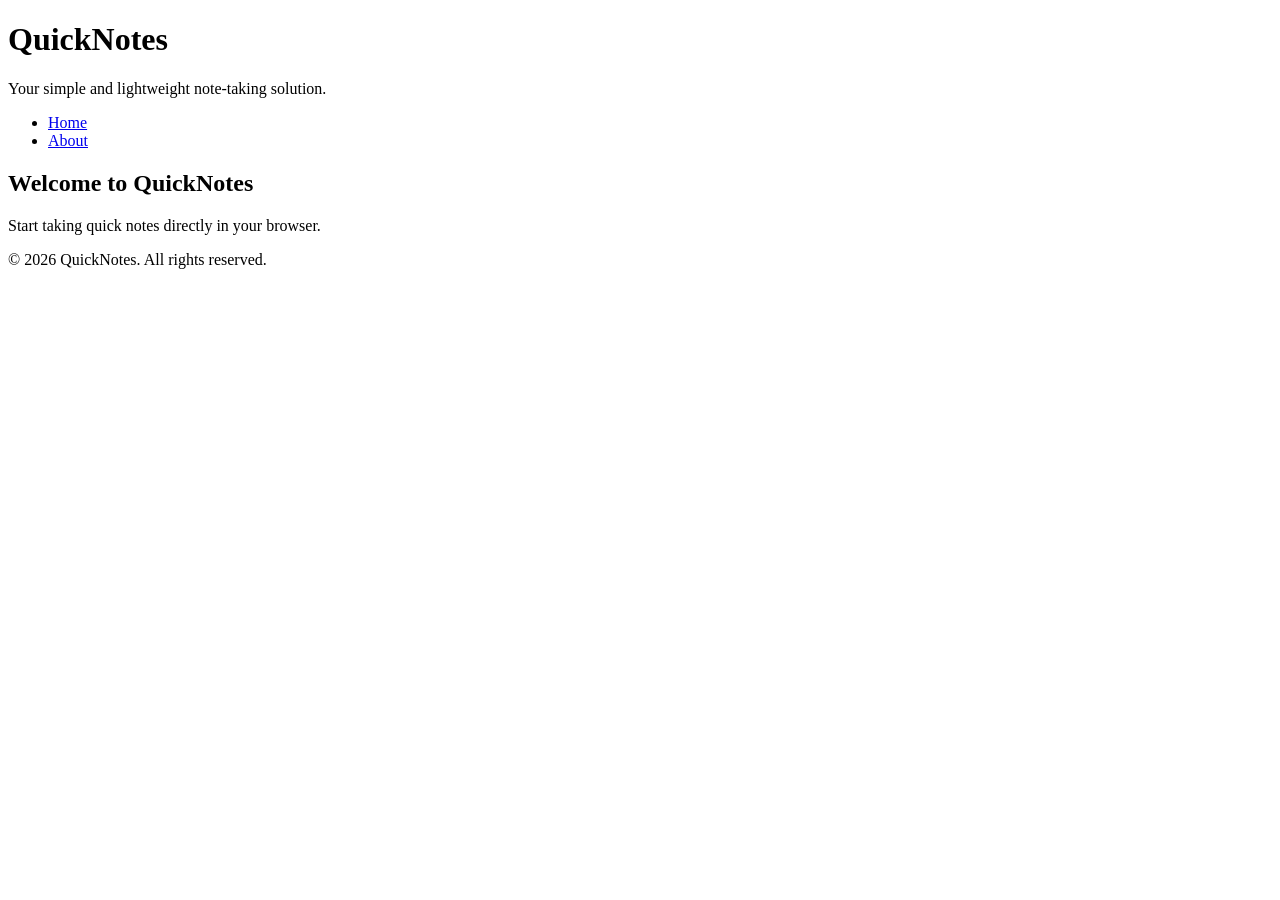
<file: day1/index.html>
<!DOCTYPE html>
<html lang="en">

<head>
    <meta charset="UTF-8">
    <meta name="viewport" content="width=device-width, initial-scale=1.0">
    <title>QuickNotes - Home</title>
</head>

<body>
    <header>
        <h1>QuickNotes</h1>
        <p>Your simple and lightweight note-taking solution.</p>
        <nav>
            <ul>
                <li><a href="index.html">Home</a></li>
                <li><a href="about.html">About</a></li>
            </ul>
        </nav>
    </header>

    <main>
        <h2>Welcome to QuickNotes</h2>
        <p>Start taking quick notes directly in your browser.</p>
    </main>

    <footer>
        <p>&copy; 2026 QuickNotes. All rights reserved.</p>
    </footer>
</body>
</html>
</file>
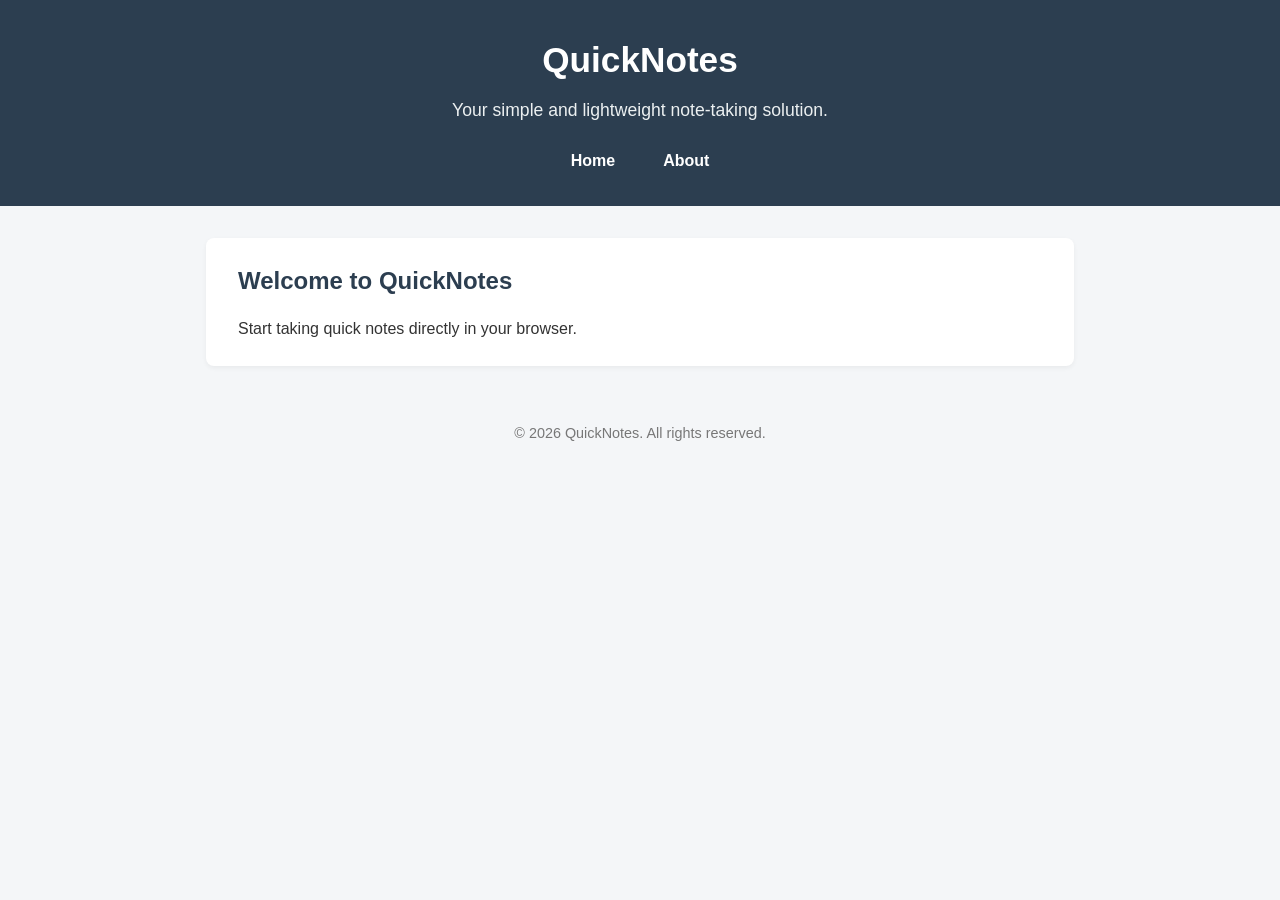
<file: day2/index.html>
<!DOCTYPE html>
<html lang="en">

<head>
    <meta charset="UTF-8">
    <meta name="viewport" content="width=device-width, initial-scale=1.0">
    <title>QuickNotes - Home</title>
    <link rel="stylesheet" href="style.css">
</head>

<body>
    <header>
        <h1>QuickNotes</h1>
        <p>Your simple and lightweight note-taking solution.</p>
        <nav>
            <ul>
                <li><a href="index.html">Home</a></li>
                <li><a href="about.html">About</a></li>
            </ul>
        </nav>
    </header>

    <main>
        <section>
            <h2>Welcome to QuickNotes</h2>
            <p>Start taking quick notes directly in your browser.</p>
        </section>
    </main>

    <footer>
        <p>&copy; 2026 QuickNotes. All rights reserved.</p>
    </footer>
</body>

</html>
</file>
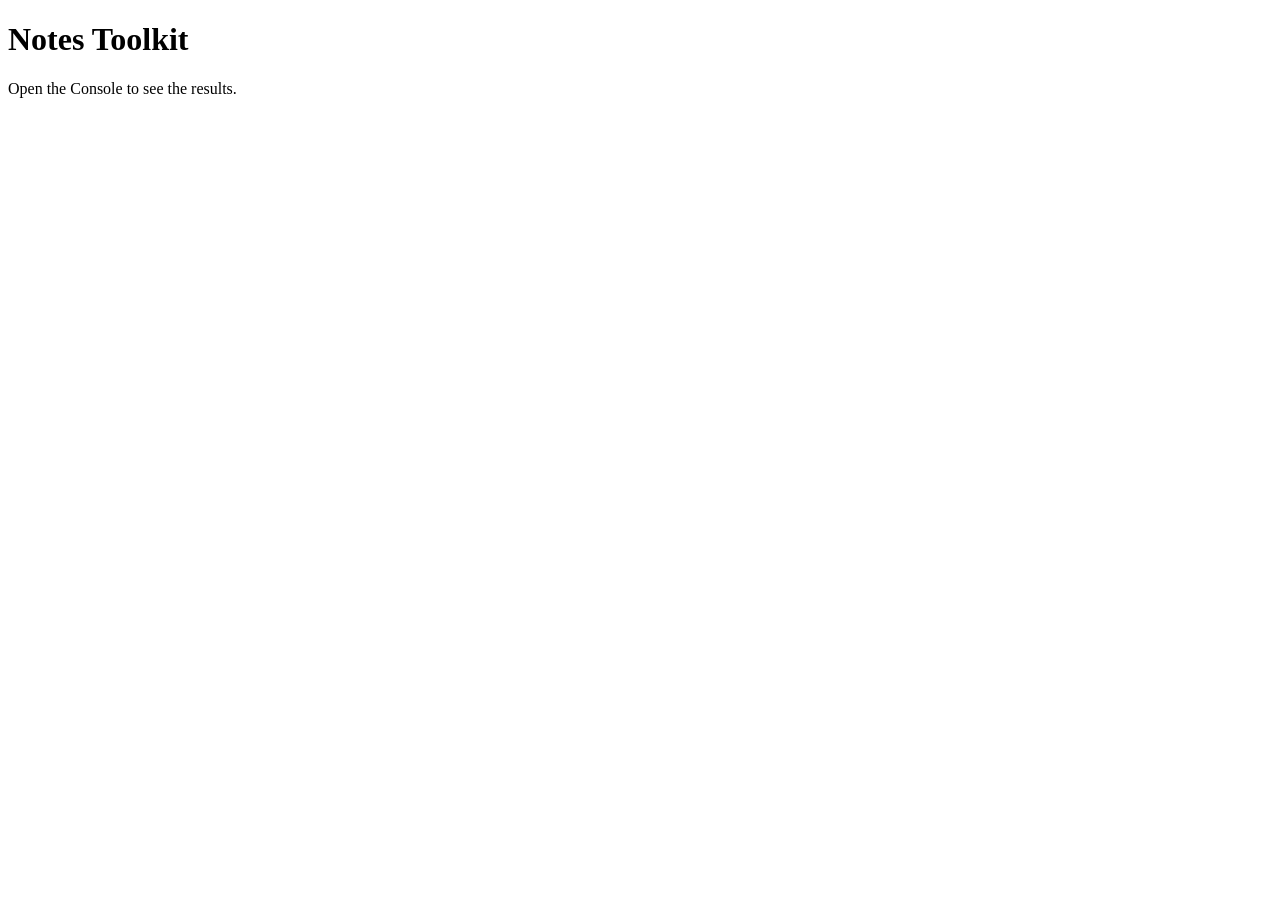
<file: day3/index.html>
<!DOCTYPE html>
<html lang="en">

<head>
    <meta charset="UTF-8">
    <meta name="viewport" content="width=device-width, initial-scale=1.0">
    <title>Notes Toolkit</title>
    <script src="script.js" defer></script>
</head>

<body>
    <h1>Notes Toolkit</h1>
    <p>Open the Console to see the results.</p>
</body>

</html>
</file>
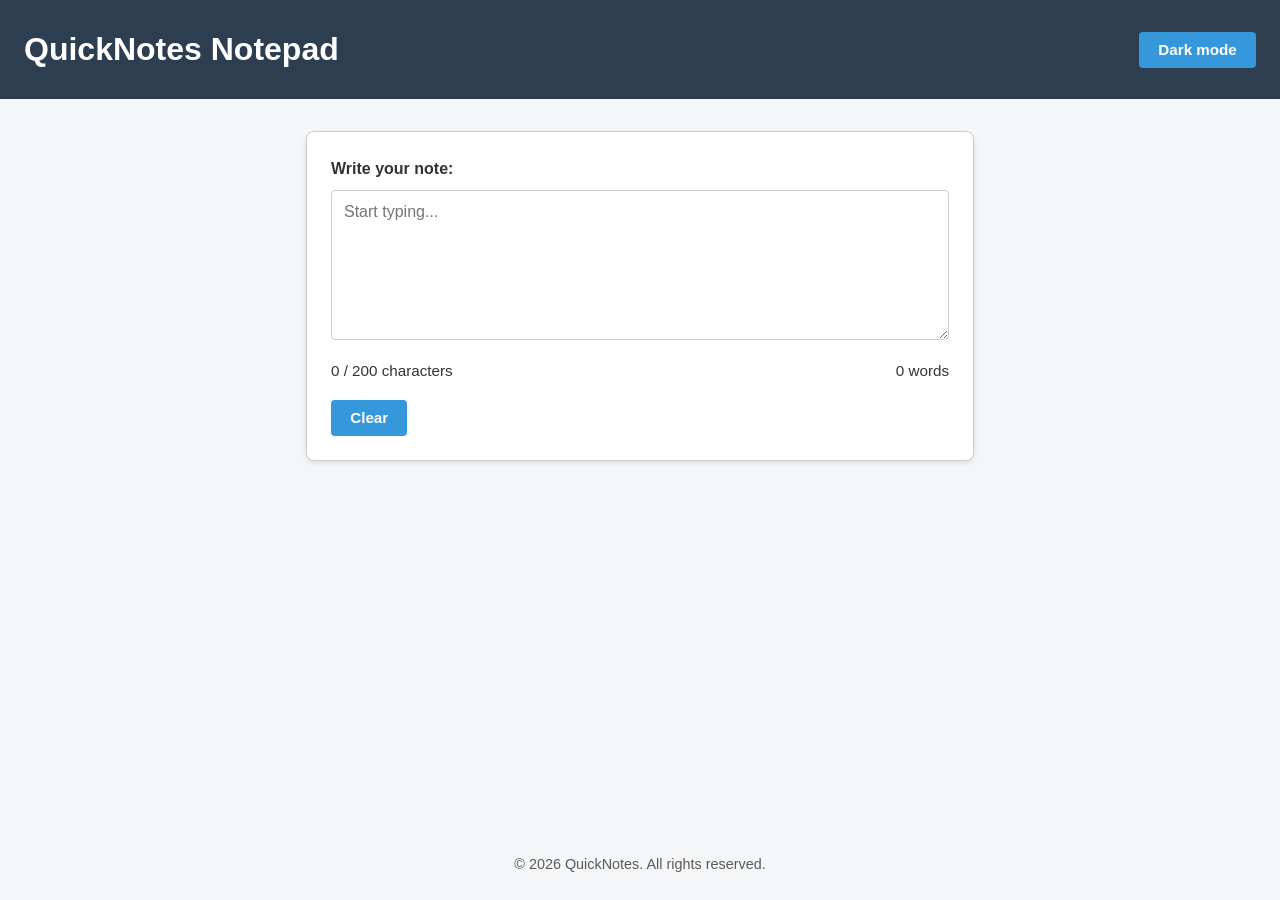
<file: day4/index.html>
<!DOCTYPE html>
<html lang="en">

<head>
    <meta charset="UTF-8">
    <meta name="viewport" content="width=device-width, initial-scale=1.0">
    <title>QuickNotes - Day 4</title>
    <link rel="stylesheet" href="style.css">
    <script src="script.js" defer></script>
</head>

<body>
    <header>
        <h1>QuickNotes Notepad</h1>
        <button id="theme-toggle" type="button">Dark mode</button>
    </header>

    <main>
        <section class="editor-card">
            <label for="note-text">Write your note:</label>
            <textarea id="note-text" placeholder="Start typing..."></textarea>

            <div class="counter-container">
                <p id="char-count">0 / 200 characters</p>
                <p id="word-count">0 words</p>
            </div>

            <div class="actions">
                <button id="clear-btn" type="button">Clear</button>
            </div>
        </section>
    </main>

    <footer>
        <p>&copy; 2026 QuickNotes. All rights reserved.</p>
    </footer>
</body>

</html>
</file>
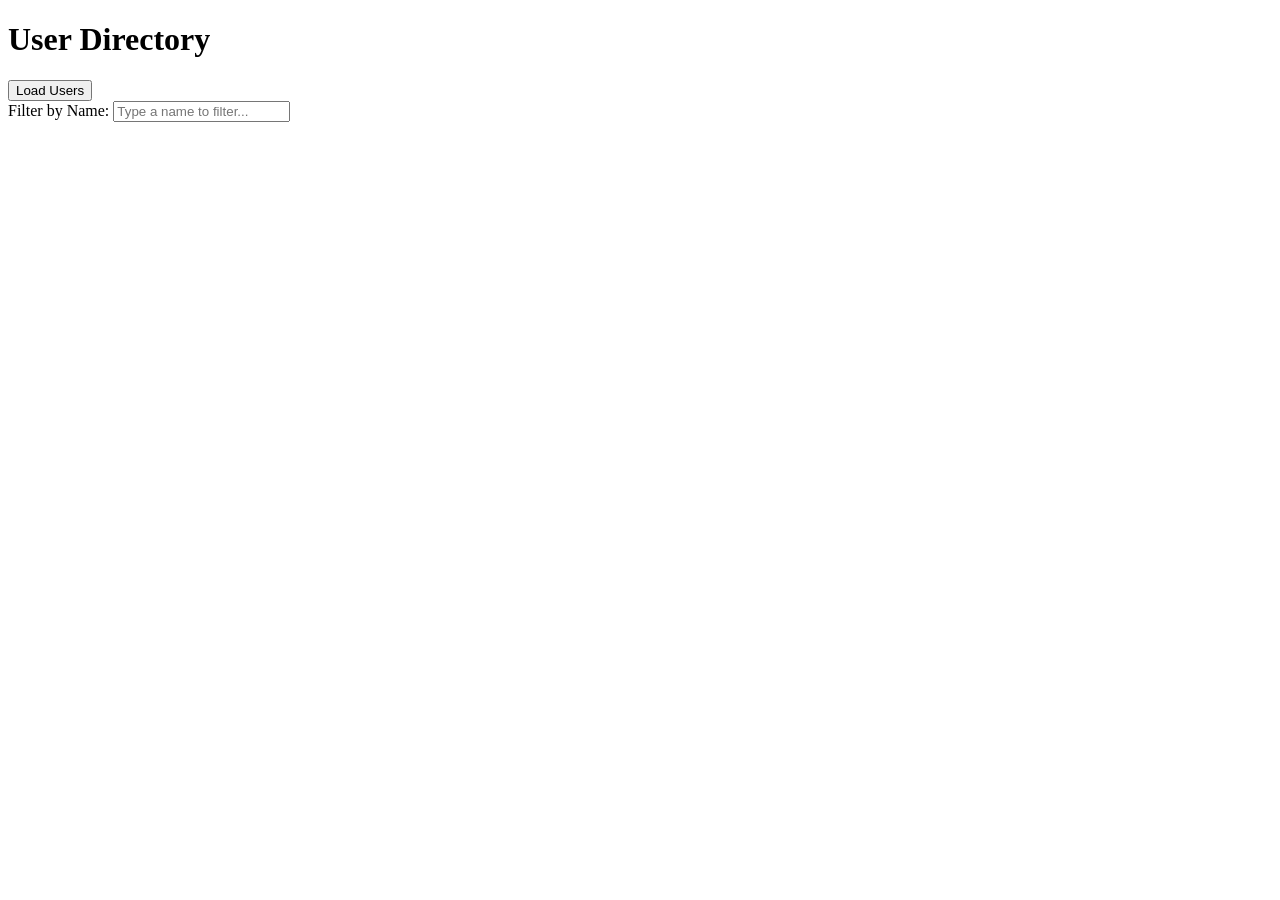
<file: day5/index.html>
<!DOCTYPE html>
<html lang="en">

<head>
    <meta charset="UTF-8">
    <meta name="viewport" content="width=device-width, initial-scale=1.0">
    <title>Day 5 Assignment - User Directory</title>
    <script src="users.js" defer></script>
</head>

<body>
    <header>
        <h1>User Directory</h1>
    </header>

    <main>
        <button id="load-users">Load Users</button>

        <div>
            <label for="filter-input">Filter by Name:</label>
            <input type="text" id="filter-input" placeholder="Type a name to filter..." />
        </div>

        <p id="status"></p>

        <ul id="users-list"></ul>
    </main>
</body>

</html>
</file>
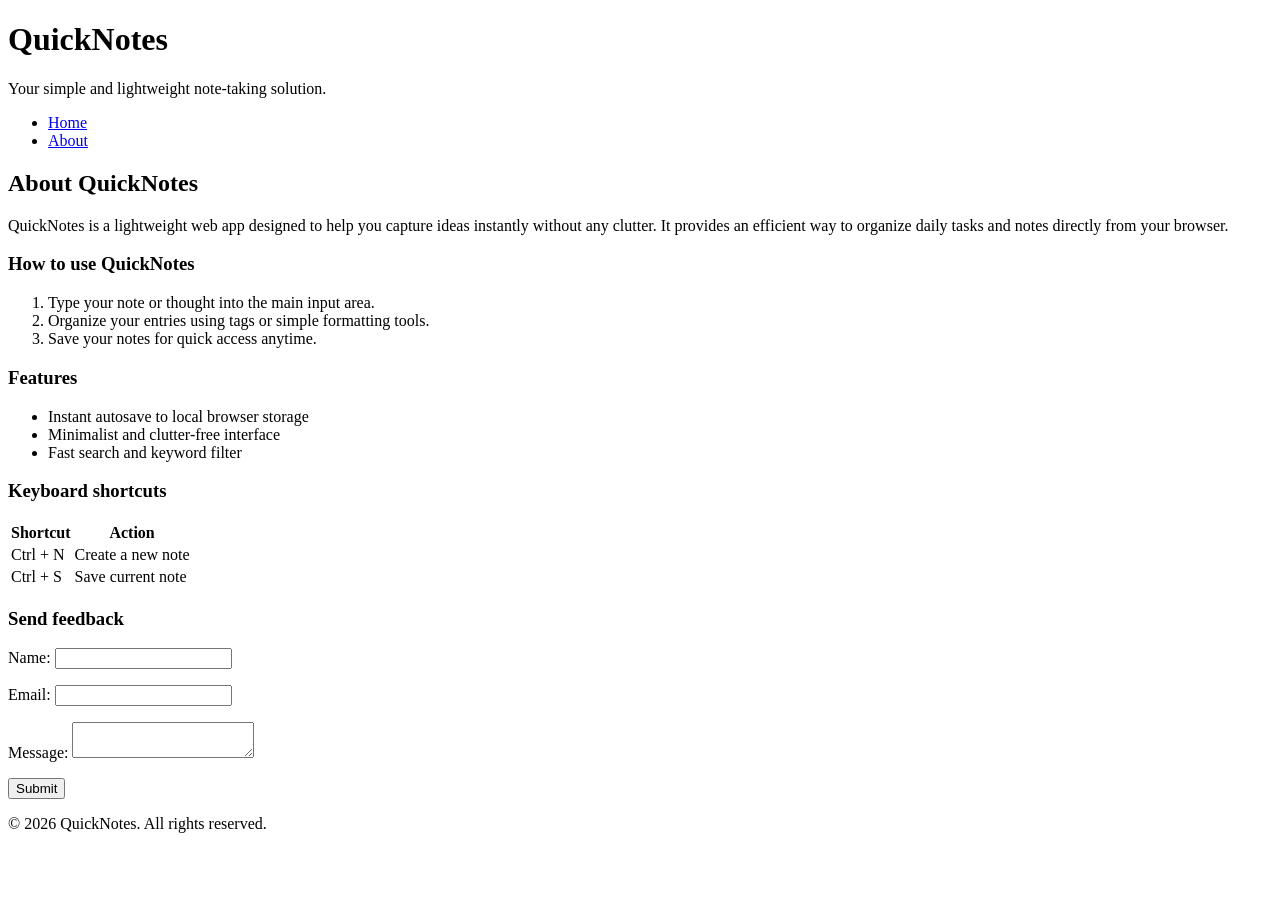
<file: day1/about.html>
<!DOCTYPE html>
<html lang="en">

<head>
    <meta charset="UTF-8">
    <meta name="viewport" content="width=device-width, initial-scale=1.0">
    <title>QuickNotes - About</title>
</head>

<body>
    <header>
        <h1>QuickNotes</h1>
        <p>Your simple and lightweight note-taking solution.</p>
        <nav>
            <ul>
                <li><a href="index.html">Home</a></li>
                <li><a href="about.html">About</a></li>
            </ul>
        </nav>
    </header>

    <main>
        <h2>About QuickNotes</h2>
        <p>QuickNotes is a lightweight web app designed to help you capture ideas instantly without any clutter. It
            provides an efficient way to organize daily tasks and notes directly from your browser.</p>

        <section>
            <h3>How to use QuickNotes</h3>
            <ol>
                <li>Type your note or thought into the main input area.</li>
                <li>Organize your entries using tags or simple formatting tools.</li>
                <li>Save your notes for quick access anytime.</li>
            </ol>
        </section>

        <section>
            <h3>Features</h3>
            <ul>
                <li>Instant autosave to local browser storage</li>
                <li>Minimalist and clutter-free interface</li>
                <li>Fast search and keyword filter</li>
            </ul>
        </section>

        <section>
            <h3>Keyboard shortcuts</h3>
            <table>
                <thead>
                    <tr>
                        <th scope="col">Shortcut</th>
                        <th scope="col">Action</th>
                    </tr>
                </thead>
                <tbody>
                    <tr>
                        <td>Ctrl + N</td>
                        <td>Create a new note</td>
                    </tr>
                    <tr>
                        <td>Ctrl + S</td>
                        <td>Save current note</td>
                    </tr>
                </tbody>
            </table>
        </section>

        <section>
            <h3>Send feedback</h3>
            <form id="feedback-form">
                <p>
                    <label for="name">Name:</label>
                    <input type="text" id="name" name="name" required>
                </p>
                <p>
                    <label for="email">Email:</label>
                    <input type="email" id="email" name="email" required>
                </p>
                <p>
                    <label for="message">Message:</label>
                    <textarea id="message" name="message" required></textarea>
                </p>
                <p>
                    <button type="submit">Submit</button>
                </p>
            </form>
        </section>
    </main>

    <footer>
        <p>&copy; 2026 QuickNotes. All rights reserved.</p>
    </footer>
</body>
</html>
</file>
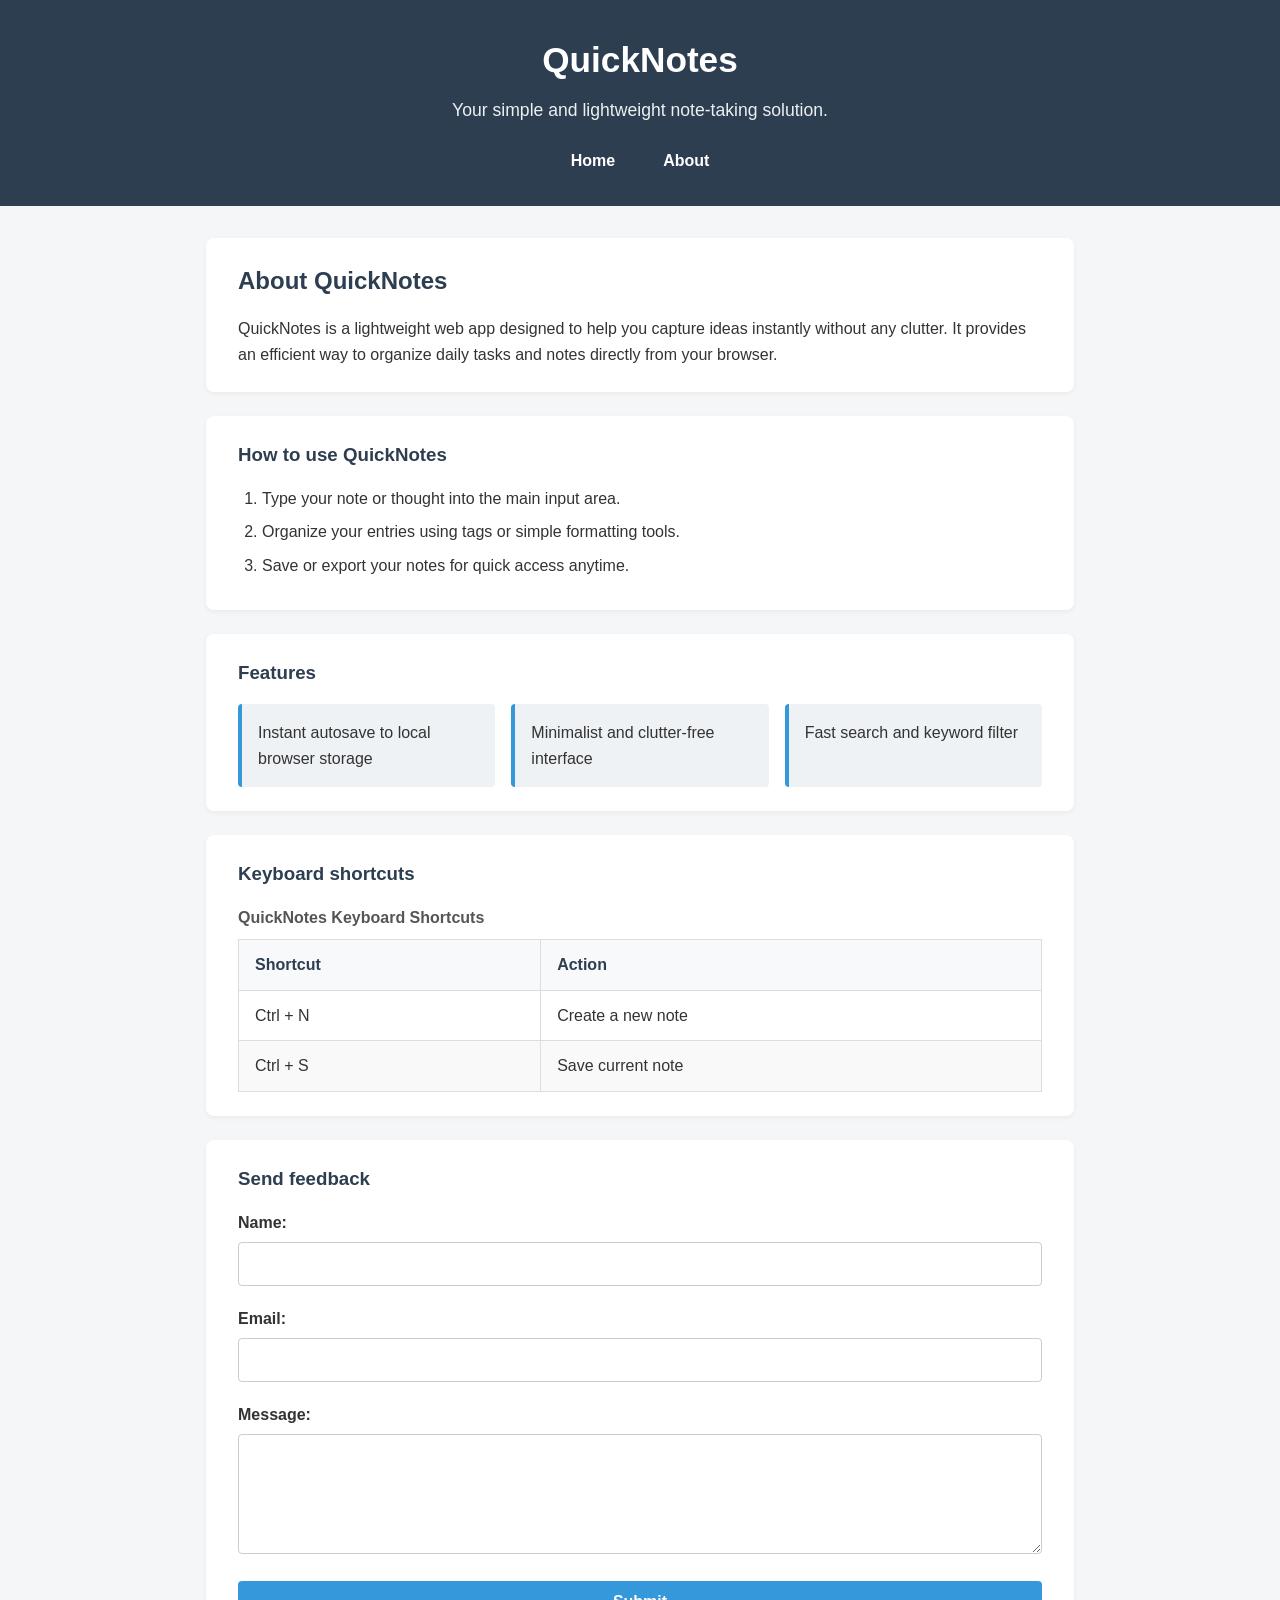
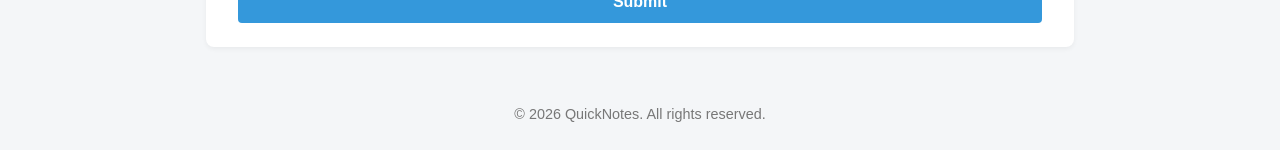
<file: day2/about.html>
<!DOCTYPE html>
<html lang="en">

<head>
    <meta charset="UTF-8">
    <meta name="viewport" content="width=device-width, initial-scale=1.0">
    <title>QuickNotes - About</title>
    <link rel="stylesheet" href="style.css">
</head>

<body>
    <header>
        <h1>QuickNotes</h1>
        <p>Your simple and lightweight note-taking solution.</p>
        <nav>
            <ul>
                <li><a href="index.html">Home</a></li>
                <li><a href="about.html">About</a></li>
            </ul>
        </nav>
    </header>

    <main>
        <section>
            <h2>About QuickNotes</h2>
            <p>QuickNotes is a lightweight web app designed to help you capture ideas instantly without any clutter. It
                provides an efficient way to organize daily tasks and notes directly from your browser.</p>
        </section>

        <section>
            <h3>How to use QuickNotes</h3>
            <ol>
                <li>Type your note or thought into the main input area.</li>
                <li>Organize your entries using tags or simple formatting tools.</li>
                <li>Save or export your notes for quick access anytime.</li>
            </ol>
        </section>

        <section>
            <h3>Features</h3>
            <ul class="features">
                <li>Instant autosave to local browser storage</li>
                <li>Minimalist and clutter-free interface</li>
                <li>Fast search and keyword filter</li>
            </ul>
        </section>

        <section>
            <h3>Keyboard shortcuts</h3>
            <table>
                <caption>QuickNotes Keyboard Shortcuts</caption>
                <thead>
                    <tr>
                        <th scope="col">Shortcut</th>
                        <th scope="col">Action</th>
                    </tr>
                </thead>
                <tbody>
                    <tr>
                        <td>Ctrl + N</td>
                        <td>Create a new note</td>
                    </tr>
                    <tr>
                        <td>Ctrl + S</td>
                        <td>Save current note</td>
                    </tr>
                </tbody>
            </table>
        </section>

        <section>
            <h3>Send feedback</h3>
            <form action="#" method="post">
                <div class="form-group">
                    <label for="name">Name:</label>
                    <input type="text" id="name" name="name" required>
                </div>
                <div class="form-group">
                    <label for="email">Email:</label>
                    <input type="email" id="email" name="email" required>
                </div>
                <div class="form-group">
                    <label for="message">Message:</label>
                    <textarea id="message" name="message" required></textarea>
                </div>
                <button type="submit">Submit</button>
            </form>
        </section>
    </main>

    <footer>
        <p>&copy; 2026 QuickNotes. All rights reserved.</p>
    </footer>
</body>

</html>
</file>
<file: day2/style.css>
/* ==========================================
   1. Universal Reset & Base Styles
   ========================================== */
*,
*::before,
*::after {
    box-sizing: border-box;
    margin: 0;
    padding: 0;
}

body {
    font-family: Arial, Helvetica, sans-serif;
    line-height: 1.6;
    background-color: #f4f6f8;
    color: #333333;
}

/* ==========================================
   2. Header & Navigation Styles
   ========================================== */
header {
    background-color: #2c3e50;
    color: #ffffff;
    text-align: center;
    padding: 2rem 1rem;
}

header h1 {
    font-size: 2.2rem;
    margin-bottom: 0.5rem;
}

header p {
    font-size: 1.1rem;
    margin-bottom: 1.5rem;
    color: #ecf0f1;
}

nav ul {
    display: flex;
    justify-content: center;
    align-items: center;
    gap: 16px;
    list-style: none;
}

nav a {
    color: #ffffff;
    text-decoration: none;
    font-weight: bold;
    padding: 0.5rem 1rem;
    border-radius: 4px;
    transition: background-color 0.3s ease, color 0.3s ease;
}

nav a:hover,
nav a:focus {
    background-color: #ffffff;
    color: #2c3e50;
}

/* ==========================================
   3. Main Layout & Card Styling
   ========================================== */
main {
    max-width: 900px;
    margin: 2rem auto;
    padding: 0 1rem;
}

section {
    background-color: #ffffff;
    border-radius: 8px;
    padding: 1.5rem 2rem;
    margin-bottom: 1.5rem;
    box-shadow: 0 2px 5px rgba(0, 0, 0, 0.05);
}

section h2,
section h3 {
    margin-bottom: 1rem;
    color: #2c3e50;
}

ol {
    padding-left: 1.5rem;
}

ol li {
    margin-bottom: 0.5rem;
}

/* ==========================================
   4. Responsive Features Grid
   ========================================== */
ul.features {
    list-style: none;
    padding: 0;
    display: grid;
    grid-template-columns: repeat(auto-fit, minmax(180px, 1fr));
    gap: 1rem;
}

ul.features li {
    background-color: #eef2f5;
    border-left: 4px solid #3498db;
    padding: 1rem;
    border-radius: 4px;
    font-weight: 500;
}

/* ==========================================
   5. Keyboard Shortcuts Table Styles
   ========================================== */
table {
    width: 100%;
    border-collapse: collapse;
    margin-top: 1rem;
}

caption {
    font-weight: bold;
    margin-bottom: 0.5rem;
    text-align: left;
    color: #555555;
}

th,
td {
    border: 1px solid #dddddd;
    padding: 0.75rem 1rem;
    text-align: left;
}

th {
    background-color: #f8f9fa;
    color: #2c3e50;
}

tbody tr:nth-child(even) {
    background-color: #f9f9f9;
}

/* ==========================================
   6. Feedback Form Styles
   ========================================== */
.form-group {
    margin-bottom: 1.25rem;
}

.form-group label {
    display: block;
    margin-bottom: 0.4rem;
    font-weight: bold;
}

.form-group input,
.form-group textarea {
    width: 100%;
    padding: 0.75rem;
    border: 1px solid #ccc;
    border-radius: 4px;
    font-family: inherit;
    font-size: 1rem;
}

.form-group textarea {
    resize: vertical;
    min-height: 120px;
}

button[type="submit"] {
    display: block;
    width: 100%;
    padding: 0.75rem;
    background-color: #3498db;
    color: #ffffff;
    border: none;
    border-radius: 4px;
    font-size: 1rem;
    font-weight: bold;
    cursor: pointer;
    transition: background-color 0.3s ease, transform 0.1s ease;
}

button[type="submit"]:hover,
button[type="submit"]:focus {
    background-color: #2980b9;
}

button[type="submit"]:active {
    transform: scale(0.99);
}

/* ==========================================
   7. Footer Styles
   ========================================== */
footer {
    text-align: center;
    padding: 1.5rem 1rem;
    color: #777777;
    font-size: 0.9rem;
}

/* ==========================================
   8. Media Queries for Small Screens
   ========================================== */
@media (max-width: 600px) {
    header {
        padding: 1.25rem 0.75rem;
    }

    header h1 {
        font-size: 1.6rem;
    }

    header p {
        font-size: 0.95rem;
    }

    section {
        padding: 1rem 1.25rem;
    }
}
</file>
<file: day4/style.css>
/* ==========================================
   1. CSS Variables (:root Light Theme)
   ========================================== */
:root {
    --bg-color: #f4f6f8;
    --card-bg: #ffffff;
    --text-color: #333333;
    --border-color: #cccccc;
    --primary-color: #3498db;
    --primary-hover: #2980b9;
    --header-bg: #2c3e50;
    --header-text: #ffffff;
    --warning-color: #e67e22;
    --over-color: #e74c3c;
}

/* ==========================================
   2. Dark Theme Variable Overrides
   ========================================== */
body.dark {
    --bg-color: #1a1a1a;
    --card-bg: #2d2d2d;
    --text-color: #f0f0f0;
    --border-color: #444444;
    --primary-color: #2980b9;
    --primary-hover: #3498db;
    --header-bg: #111111;
    --header-text: #f0f0f0;
    --warning-color: #f39c12;
    --over-color: #ff6b6b;
}

/* ==========================================
   3. Base Styles & Layout
   ========================================== */
*,
*::before,
*::after {
    box-sizing: border-box;
    margin: 0;
    padding: 0;
}

body {
    font-family: Arial, Helvetica, sans-serif;
    line-height: 1.6;
    background-color: var(--bg-color);
    color: var(--text-color);
    transition: background-color 0.3s ease, color 0.3s ease;
    min-height: 100vh;
    display: flex;
    flex-direction: column;
}

header {
    background-color: var(--header-bg);
    color: var(--header-text);
    padding: 1.5rem;
    display: flex;
    justify-content: space-between;
    align-items: center;
}

main {
    max-width: 700px;
    width: 100%;
    margin: 2rem auto;
    padding: 0 1rem;
    flex: 1;
}

.editor-card {
    background-color: var(--card-bg);
    border: 1px solid var(--border-color);
    border-radius: 8px;
    padding: 1.5rem;
    box-shadow: 0 2px 5px rgba(0, 0, 0, 0.1);
}

label {
    display: block;
    font-weight: bold;
    margin-bottom: 0.5rem;
}

textarea {
    width: 100%;
    min-height: 150px;
    padding: 0.75rem;
    font-family: inherit;
    font-size: 1rem;
    border: 1px solid var(--border-color);
    border-radius: 4px;
    background-color: var(--card-bg);
    color: var(--text-color);
    resize: vertical;
}

textarea:focus {
    outline: 2px solid var(--primary-color);
}

.counter-container {
    display: flex;
    justify-content: space-between;
    margin-top: 0.75rem;
    font-size: 0.95rem;
}

/* ==========================================
   4. Counter State Classes
   ========================================== */
.warning {
    color: var(--warning-color);
    font-weight: bold;
}

.over {
    color: var(--over-color);
    font-weight: bold;
}

/* ==========================================
   5. Buttons & Actions
   ========================================== */
.actions {
    margin-top: 1rem;
}

button {
    padding: 0.6rem 1.2rem;
    font-size: 0.95rem;
    font-weight: bold;
    border: none;
    border-radius: 4px;
    cursor: pointer;
    background-color: var(--primary-color);
    color: #ffffff;
    transition: background-color 0.3s ease, transform 0.1s ease;
}

button:hover {
    background-color: var(--primary-hover);
}

button:active {
    transform: scale(0.98);
}

footer {
    text-align: center;
    padding: 1.5rem;
    font-size: 0.9rem;
    color: var(--text-color);
    opacity: 0.8;
}
</file>
